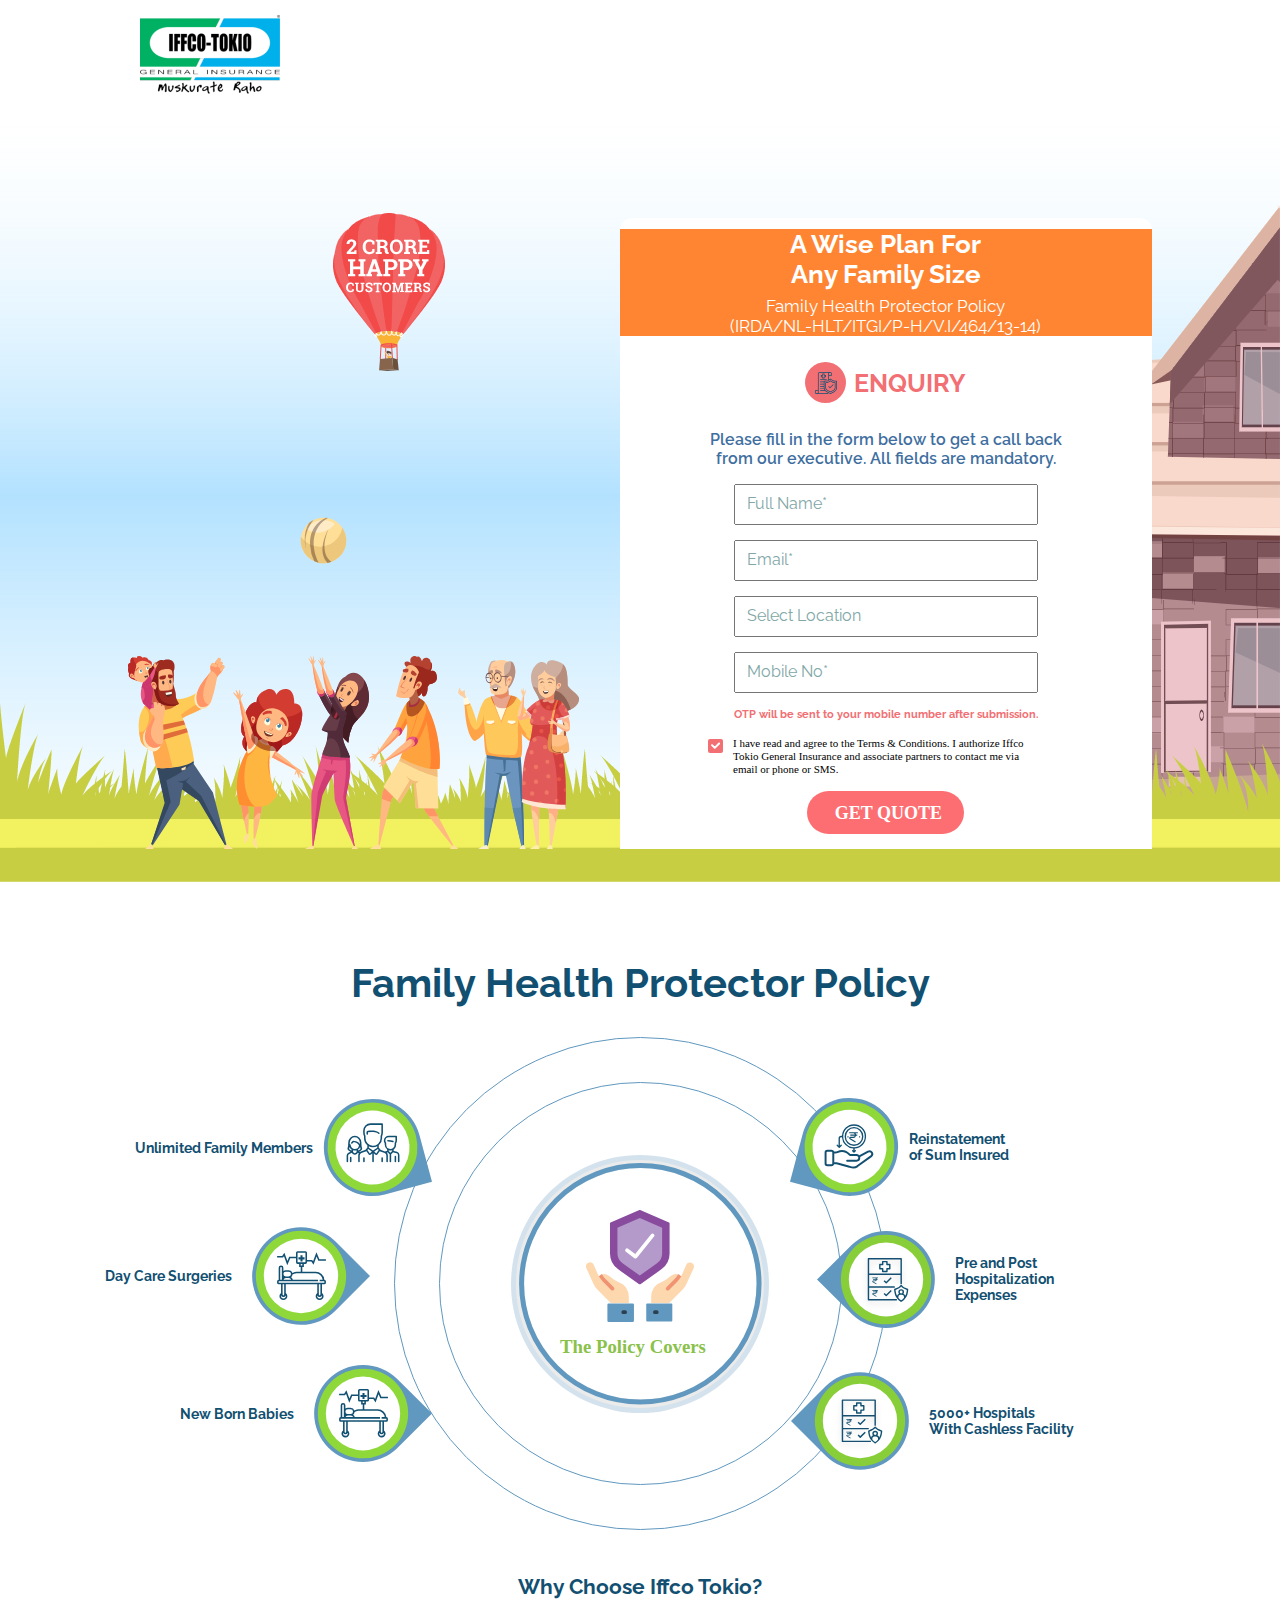
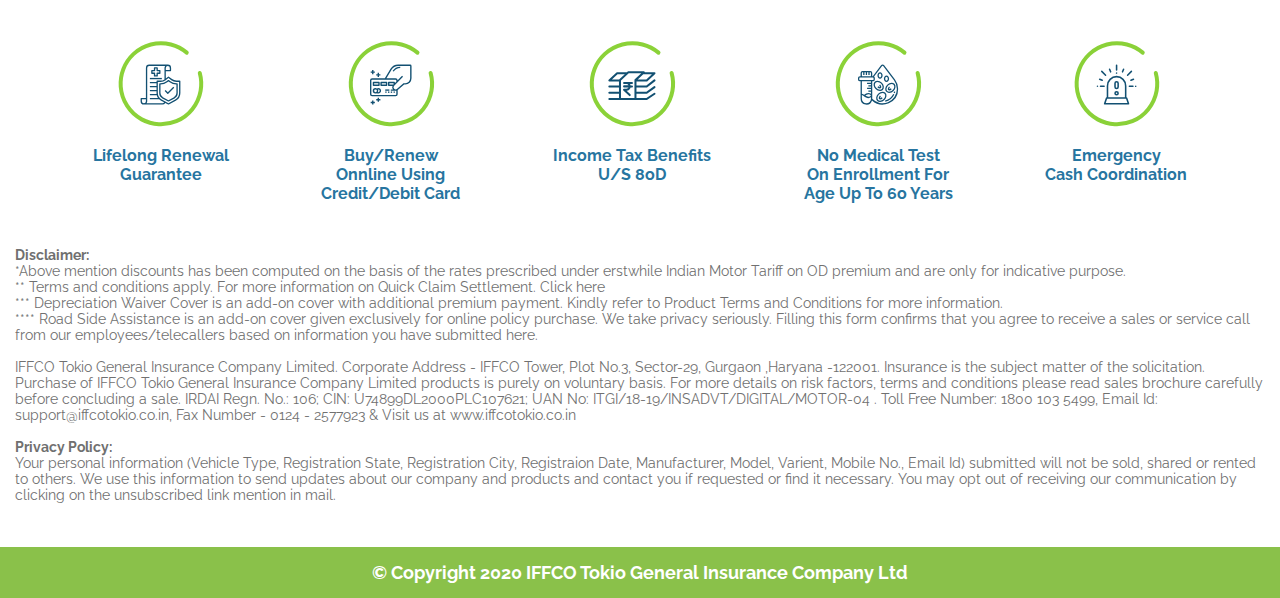
<file: index.html>
<!DOCTYPE html>
<html lang="en">
  <head>
    <meta charset="UTF-8" />
    <meta http-equiv="X-UA-Compatible" content="IE=edge" />
    <meta name="viewport" content="width=device-width, initial-scale=1.0" />
    <title>Second task</title>
    <link rel="stylesheet" href="style.css" />
  </head>
  <body>
    <header>
      <div class="logo">
        <img src="images/logo.png" alt="logo" />
      </div>
    </header>

    <section class="first-section-banner">
      <div class="container">
        <div class="baloon">
          <img src="images/baloon.png" alt="baloon" />
        </div>
        <div class="home">
          <img src="images/home.png" alt="home" />
        </div>
        <div class="grass"></div>
        <div class="road"></div>

        <div class="help">
          <div class="family-form">
            <div class="left-section-family">
              <div class="football">
                <img src="images/ball.svg" alt="ball" />
              </div>
              <div class="members">
                <img src="images/member-1.svg" alt="1" />
                <img src="images/member-2.svg" alt="2" />
                <img src="images/member-3.svg" alt="3" />
                <img src="images/member-4.svg" alt="4" />
                <img src="images/member-5.svg" alt="5" />
              </div>
            </div>
            <div class="right-section-form">
              <div class="heading">
                <h1>
                  A Wise Plan For <br />
                  Any Family Size
                </h1>
                <p>
                  Family Health Protector Policy <br />
                  (IRDA/NL-HLT/ITGI/P-H/V.I/464/13-14)
                </p>
              </div>

              <div class="enquiry">
                <div class="inq-box">
                  <img src="images/enquiry-inner.svg" alt="" />
                </div>

                <h1>ENQUIRY</h1>
              </div>

              <div class="paragrapg">
                <h3>
                  Please fill in the form below to get a call back <br />
                  from our executive. All fields are mandatory.
                </h3>
              </div>
              <div class="form">
                <form action="">
                  <div class="input">
                    <input type="text" placeholder="Full Name*" />
                  </div>
                  <div class="input">
                    <input type="text" placeholder="Email*" />
                  </div>
                  <div class="input">
                    <input type="text" placeholder="Select Location" />
                  </div>
                  <div class="input">
                    <input type="text" placeholder="Mobile No*" />
                  </div>
                  <div class="p-text">
                    <p>
                      OTP will be sent to your mobile number after submission.
                    </p>
                  </div>
                  <div class="check-sec">
                    <img src="images/check-sec.svg" alt="" />
                  </div>
                  <div class="button">
                    <img src="images/form-button.svg" alt="" />
                  </div>
                </form>
              </div>
            </div>
          </div>
        </div>
      </div>
    </section>

    <section class="second-section">
      <div class="headin-s-2"><h2>Family Health Protector Policy</h2></div>
      <div class="box">
        <div class="circle-logo">
          <img class="logo-1-img" src="images/circle-logo.svg" alt="" />
          <img class="logo-2-img" src="images//circle-logo-text.svg" alt="" />
        </div>
      </div>

      <div class="parent-list">
        <div class="left-list">
          <div class="first-11 first-l">
            <span>Unlimited Family Members</span>
            <img src="images/left-img-1.svg" alt="left-img-1" />
          </div>
          <div class="second-l first-l">
            <span>Day Care Surgeries</span>
            <img src="images/left-img-2.svg" alt="left-img-2" />
          </div>
          <div class="third-l first-l">
            <span> New Born Babies</span>
            <img src="images/left-img-2.svg" alt="left-img-3" />
          </div>
        </div>

        <div class="right-list">
          <div class="right-1st-l right-l">
            <span
              >Reinstatement <br />
              of Sum Insured</span
            >
            <img src="images/right-img-1.svg" alt="left-img-1" />
          </div>
          <div class="right-second-l right-l">
            <span
              >Pre and Post <br />
              Hospitalization <br />
              Expenses</span
            >
            <img src="images/right-img-2.svg" alt="left-img-2" />
          </div>
          <div class="right-third-l right-l">
            <span>
              5000+ Hospitals <br />
              With Cashless Facility</span
            >
            <img src="images/right-img-2.svg" alt="left-img-3" />
          </div>
        </div>
      </div>

      <div class="rsp-parent-list">
        <div class="left-list">
          <div class="first-11 first-l">
            <span>Unlimited <br> Family Members</span>
            <img src="images/left-img-1.svg" alt="left-img-1" />
          </div>
          <div class="second-l first-l">
            <span>Day Care <br>  Surgeries</span>
            <img src="images/left-img-2.svg" alt="left-img-2" />
          </div>
          <div class="third-l first-l">
            <span> New Born <br> Babies</span>
            <img src="images/left-img-2.svg" alt="left-img-3" />
          </div>
        </div>

        <div class="line">
          <img src="images/Line 336.svg" alt="" />
        </div>

        <div class="right-list">
          <div class="right-1st-l right-l">
            <span>Unlimited <br> Family Members</span>
            <img src="images/right-img-1.svg" alt="left-img-1" />
          </div>
          <div class="right-second-l right-l">
            <span>Day Care <br>  Surgeries</span>
            <img src="images/right-img-2.svg" alt="left-img-2" />
          </div>
          <div class="right-third-l right-l">
            <span> New Born <br> Babies</span>
            <img src="images/right-img-2.svg" alt="left-img-3" />
          </div>
        </div>
      </div>
    </section>

    <section class="third-section">
      <div class="heading-iffco">
        <h2>Why Choose Iffco Tokio?</h2>
      </div>

      <div class="iffco-content-box">
        <div class="content">
          <img src="images/1-iffco-img.svg" alt="1-iffco-img" />
          <p>
            Lifelong Renewal <br />
            Guarantee
          </p>
        </div>

        <div class="content">
          <img src="images/2-iffco-img.svg" alt="2-iffco-img" />
          <p>
            Buy/Renew <br />
            Onnline Using <br />Credit/Debit Card
          </p>
        </div>

        <div class="content">
          <img src="images/3-iffco-img.svg" alt="3-iffco-img" />
          <p>
            Income Tax Benefits <br />
            U/S 8oD
          </p>
        </div>

        <div class="content">
          <img src="images/4-iffco-img.svg" alt="4-iffco-img" />
          <p>
            No Medical Test <br />
            On Enrollment For <br />
            Age Up To 6o Years
          </p>
        </div>

        <div class="content">
          <img src="images/5-iffco-img.svg" alt="5-iffco-img" />
          <p>
            Emergency <br />
            Cash Coordination
          </p>
        </div>
      </div>
    </section>

    <section class="fourth-section">
    <div class="p-box">  <p>
        <b> Disclaimer:</b>
        <br />
        *Above mention discounts has been computed on the basis of the rates
        prescribed under erstwhile Indian Motor Tariff on OD premium and are
        only for indicative purpose.
        <br />
        ** Terms and conditions apply. For more information on Quick Claim
        Settlement. Click here <br />
        *** Depreciation Waiver Cover is an add-on cover with additional premium
        payment. Kindly refer to Product Terms and Conditions for more
        information.
        <br />
        **** Road Side Assistance is an add-on cover given exclusively for
        online policy purchase. We take privacy seriously. Filling this form
        confirms that you agree to receive a sales or service call from our
        employees/telecallers based on information you have submitted here.
        <br />
        <br />
        IFFCO Tokio General Insurance Company Limited. Corporate Address - IFFCO
        Tower, Plot No.3, Sector-29, Gurgaon ,Haryana -122001. Insurance is the
        subject matter of the solicitation. Purchase of IFFCO Tokio General
        Insurance Company Limited products is purely on voluntary basis. For
        more details on risk factors, terms and conditions please read sales
        brochure carefully before concluding a sale. IRDAI Regn. No.: 106; CIN:
        U74899DL2000PLC107621; UAN No: ITGI/18-19/INSADVT/DIGITAL/MOTOR-04 .
        Toll Free Number: 1800 103 5499, Email Id: support@iffcotokio.co.in, Fax
        Number - 0124 - 2577923 & Visit us at www.iffcotokio.co.in
        <br />
        <br />
        <b> Privacy Policy:</b>
        <br />
        Your personal information (Vehicle Type, Registration State,
        Registration City, Registraion Date, Manufacturer, Model, Varient,
        Mobile No., Email Id) submitted will not be sold, shared or rented to
        others. We use this information to send updates about our company and
        products and contact you if requested or find it necessary. You may opt
        out of receiving our communication by clicking on the unsubscribed link
        mention in mail.
      </p>
    </div>
    </section>
    <footer>
      <div class="footer">
        <h3>© Copyright 2020 IFFCO Tokio General Insurance Company Ltd</h3>
      </div>
    </footer>
  </body>
</html>
</file>
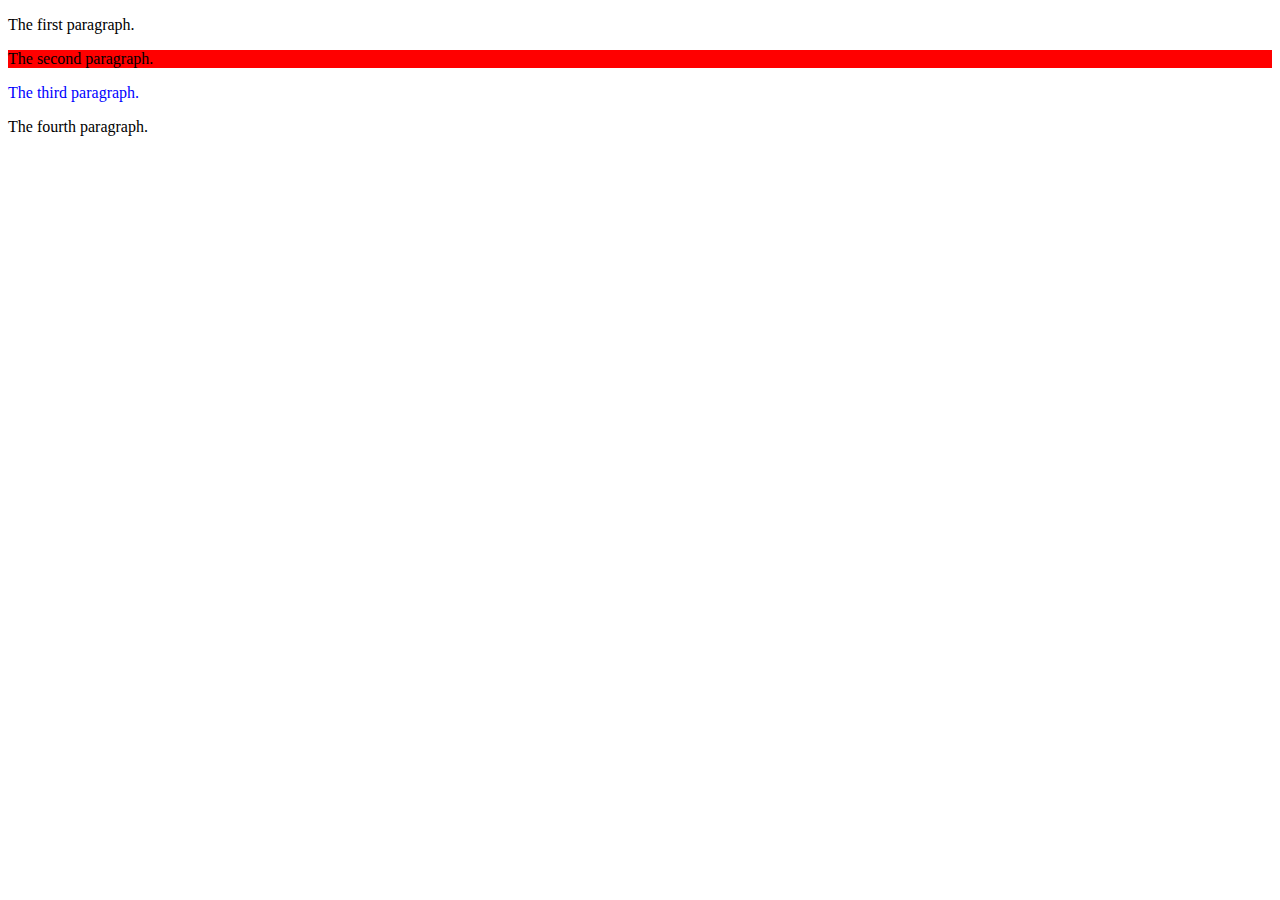
<file: nth child.html>
<!DOCTYPE html>
<html lang="en">
<head>
    <meta charset="UTF-8">
    <meta http-equiv="X-UA-Compatible" content="IE=edge">
    <meta name="viewport" content="width=device-width, initial-scale=1.0">
    <title>nth-child</title>
</head>
<style> 
    p:nth-child(2) {
      background: red;
    }
    .third:nth-child(3){
    color:blue;
    }
    </style>
<body>
    
    
<p>The first paragraph.</p>
<p>The second paragraph.</p>
<p class="third">The third paragraph.</p>
<p>The fourth paragraph.</p>

</body>
</html>
</file>
<file: style.css>
@import url("https://fonts.googleapis.com/css2?family=Raleway:wght@500&display=swap");
* {
  margin: 0;
  padding: 0;
  box-sizing: border-box;
  font-family: "Raleway", sans-serif;
}
/* HEADER  */
header {
  width: 1440px;
}

.logo {
  /* border: black solid 1px; */
  width: 1161px;
  margin: 0 auto;
}

.logo img {
  padding: 15px 0;
}

/* BANNER */

.first-section-banner {
  width: 100%;
  height: 769px;
  background: url(images/linear.png) no-repeat center center/cover;
}
.container {
  /* border: black solid 1px; */
  position: relative;
  width: 1440px;
  height: 769px;
  margin: 0 auto;
}
.baloon {
  position: absolute;
  left: 50%;
  top: 100px;
}

.home {
  position: absolute;
  top: 58px;
  left: 1067px;
}
.grass {
  background: url(images/grass.png) no-repeat center center/cover;
  width: 100%;
  height: 128px;
  position: absolute;
  bottom: 70px;
}
.road {
  position: absolute;
  width: 100%;
  background: url(images/road.png);
  height: 71.44px;

  bottom: 0;
}

/* FAMILY & FORM CLASS  */

.help {
  height: 736px;
}
.family-form {
  /* border: 1px solid black; */
  margin-left: auto;
  margin-right: auto;
  width: 1161px;
  height: 736px;
  display: flex;
  justify-content: space-between;
  align-items: flex-end;
}

.left-section-family {
  z-index: 1;
}
.football {
  position: relative;
  left: 171px;
  bottom: 87px;
}

.members {
  /* border: 1px solid black; */
  display: flex;
  align-items: flex-end;
}
.right-section-form {
  background-color: #ffffff;
  width: 450px;
  height: 631px;
  border-radius: 12px 12px 0px 0px;
  z-index: 1;
}

.heading {
  background-color: #ff8533;
}

.heading h1 {
  font-size: 26px;
  font-weight: bold;
  color: #ffffff;
  text-align: center;
  margin-top: 11px;
}

.heading p {
  font-size: 17px;
  color: #ffffff;
  text-align: center;
  margin-top: 7px;
  margin-bottom: 11px;
}

.enquiry {
  display: flex;
  justify-content: center;
  align-items: center;
  margin-top: 26px;
}
.enquiry h1 {
  color: #f26f74;
  font-size: 25px;
  font-weight: bold;
  padding-left: 8px;
}
.inq-box {
  width: 41px;
  height: 41px;
  background: url(images/enquiry-img.svg);
  background-repeat: no-repeat;
  background-position: center center;
  display: flex;
  justify-content: center;
  align-items: center;
}
.inq-box img {
  width: 22px;
  height: 22px;
}

.paragrapg h3 {
  color: #3f6f9f;
  font-size: 16px;
  font-weight: 600;
  text-align: center;
  margin-top: 27px;
  padding-bottom: 16px;
}

form {
  display: flex;
  flex-direction: column;
  align-items: center;
}

.input input {
  width: 359px;
  padding: 10px 0 11px 11px;
  margin-bottom: 15px;
}
.input input::placeholder {
  color: #81a7a7;
  font-size: 16px;
}
.p-text p {
  color: #f26f74;
  font-size: 11px;
  font-weight: bold;
}
.check-sec {
  margin-top: 16px;
}
.button {
  margin-top: 10px;
}

/* SECON-SECTION   */

.second-section {
  width: 1440px;
  height: 615px;
  margin: 0 auto;
}

.box {
  /* border: 1px solid black; */
  margin: 0 auto;
  background: url(images/1st-circle.svg) no-repeat center center,
    url(/images/2nd-circle.svg) no-repeat center center,
    url(/images/3rd\ circle.svg) no-repeat center center;
  width: 493px;
  min-height: 493px;
  display: flex;
  flex-direction: column;
  justify-content: center;
}
.circle-logo {
  /* border: 1px solid black; */
  display: flex;
  flex-direction: column;
  align-items: center;
  justify-content: space-between;
  /* margin-top: 70px; */
}
.logo-1-img {
  max-width: 108px;
  max-height: 112px;
}
.logo-2-img {
  max-width: 162px;
  max-height: 22px;
  margin-top: 13px;
}

.box img {
  /* position: absolute; */
}
.headin-s-2 {
  /* border: solid black 2px; */
  margin: 0 auto;
  width: 1440px;
}
.headin-s-2 h2 {
  text-align: center;
  color: #125072;
  font-size: 40px;
  margin-top: 77px;
  padding-bottom: 31px;
}
.rsp-parent-list {
  display: none;
}
.parent-list {
  /* border: black solid 5px; */
  width: 1440px;
  height: 479px;
  margin: 0 auto;
  position: relative;
  top: -442px;
}

.left-list {
  /* border: 2px solid black; */
  /* height: 700px; */
  display: flex;
  flex-direction: column;
  justify-content: space-between;
}

.left-list {
  position: relative;

  width: 61%;
  font-size: 14px;
  font-weight: bold;
  color: #125072;
  margin-left: 239px;
}

.first-l {
  /* border: 2px solid black; */
  width: 40%;
  display: flex;
  align-items: center;
}

.first-11 {
  margin-left: 30px;
}
.third-l {
  margin-left: 75px;
}

.right-list {
  /* border: 2px solid black; */
  width: 30%;
  font-size: 14px;
  font-weight: bold;
  color: #125072;
  position: relative;
  left: 975px;
  bottom: 399px;
}

.right-l {
  /* border: 2px solid black; */
  width: 51%;
  margin-top: 4px;
  display: flex;
  align-items: center;
  flex-direction: row-reverse;
}
.right-1st-l {
  margin-left: -107px;
}
.right-second-l {
  margin-left: -62px;
}
.right-third-l {
  margin-left: -106px;
  width: 56%;
}

/* third section  ..........................................................................  */

.third-section {
  /* border: 1px solid black; */
  width: 1440px;
  margin: 0 auto;
}

.heading-iffco {
  font-size: 14px;
  color: #125072;
  font-weight: bold;
  text-align: center;
  padding-bottom: 27px;
}

.iffco-content-box {
  display: flex;
  justify-content: space-evenly;
}

.content {
  color: #2775a0;
  font-weight: bold;
  text-align: center;
}

.fourth-section {
  /* border: 1px solid black; */
  width: 1440px;
  margin: 44px auto 0px auto;
  font-size: 14px;
  color: #707070;
}
.p-box {
  width: 1161px;
  margin: 0 auto;
}
.footer {
  width: 100%;
  background-color: #8ac14a;
}
.footer h3 {
  margin-top: 44px;
  font-size: 18px;
  color: #ffffff;
  padding: 15px 0;
  text-align: center;
}

/* @media only screen and (min-width: 360px) and (max-width: 720px) {

} */

@media screen and (min-width: 960px) and (max-width: 1336px) {
  .container {
    width: 100%;
  }
  .home {
    left: unset;
    right: 0px;
  }
  .baloon {
    left: 26%;
  }
  .help {
    width: 100%;
  }
  .family-form {
    width: 80%;
  }
  .members img {
    max-width: 121px;
    max-height: 193px;
  }
  .right-section-form {
    width: 52%;
  }
  .input input {
    width: 100%;
  }
  .input {
    width: 304px;
  }
  .second-section {
    width: 100%;
  }
  .headin-s-2 {
    width: 100%;
  }
  .parent-list {
    width: 100%;
  }
  .left-list {
    width: 100%;
    margin-left: unset;
    left: 105px;
  }
  .right-list {
    width: 100%;
    left: 463px;
  }
  .third-section {
    width: 100%;
  }
  .fourth-section {
    width: 100%;
  }
  .p-box {
    width: 100%;
    padding: 0px 15px;
  }
}

/* ..............................................   */

@media screen and (min-width: 0px) and (max-width: 950px) {
  header {
    width: 100%;
  }
  .logo {
    width: 100%;
  }

  .first-section-banner {
    width: 100%;
    height: 830px;
  }

  .left-section-family {
    display: none;
  }
  .family-form {
    width: 100%;
    justify-content: center;
  }
  .container {
    width: 100%;
    height: 830px;
  }
  .home {
    left: -13px;
  }
  .baloon {
    top: -83px;
  }
  .right-section-form {
    z-index: 1;
    width: 85%;
    height: 706px;
    position: relative;
    top: 64px;
  }

  .baloon img {
    width: 100px;
  }
  .input input {
    width: 100%;
  }
  .input {
    width: 80%;
  }
  .size-issue {
    width: 60%;
  }
  .check-sec img {
    width: 100%;
  }

  /* //SECOND SECTION ......................................  */

  .second-section {
    width: 100%;
  }

  .headin-s-2 {
    width: 100%;
  }
  .headin-s-2 h2 {
    font-size: 18px;
  }
  .box {
    width: 165px;
    min-height: 165px;
    background: url(images/1st-circle.svg) no-repeat center center/cover,
      url(/images/2nd-circle.svg) no-repeat center center/cover,
      url(/images/3rd\ circle.svg) no-repeat center center/cover;
  }
  .logo-1-img {
    max-width: 80px;
    max-height: 62px;
  }
  .logo-2-img {
    max-width: 97px;
    max-height: 160px;
  }
  /* ....//////////////....................  */
  .parent-list {
    display: none;
  }

  .rsp-parent-list {
    display: flex;
    justify-content: center;
    align-items: center;
    margin-top: -75px;
  }
  .rsp-parent-list .left-list {
    width: 100%;
    font-size: 14px;
    font-weight: bold;
    color: #125072;
    margin-left: 0px;
    text-align: center;
  }
  .first-11 {
    margin-left: 0px;
  }
  .third-l {
    margin-left: 0px;
  }
  .first-l {
    width: 100%;
    flex-direction: column-reverse;
  }
  .line img{
    height: 443px;
  }
  /* ///////////////////////// */
  .right-list {
    width: 100%;
    margin-top: 170px;
    font-size: 14px;
    font-weight: bold;
    color: #125072;
    position: unset;
    left: 0px;
    bottom: 0px;
    text-align: center;
  }
  .right-l {
    flex-direction: column-reverse;
  }
  .right-1st-l {
    margin-left: 0px;
    width: 100%;
  }
  .right-second-l {
    margin-left: 0px;
    width: 100%;
  }
  .right-third-l {
    margin-left: 0px;
    width: 100%;
  }

  /* //  THIRD SECTION .................................................... */
  .third-section {
    width: 100%;
    margin-top: 322px;
  }
  .heading-iffco {
    width: 100%;
  }
  .iffco-content-box {
    flex-direction: column;
  }
  .fourth-section {
    width: 100%;
  }
  .p-box {
    width: 100%;
  }
  .fourth-section p {
    padding: 0 33px;
  }
  .footer {
    width: 100%;
  }
  .footer h3 {
    font-size: 9px;
  }
}
</file>
